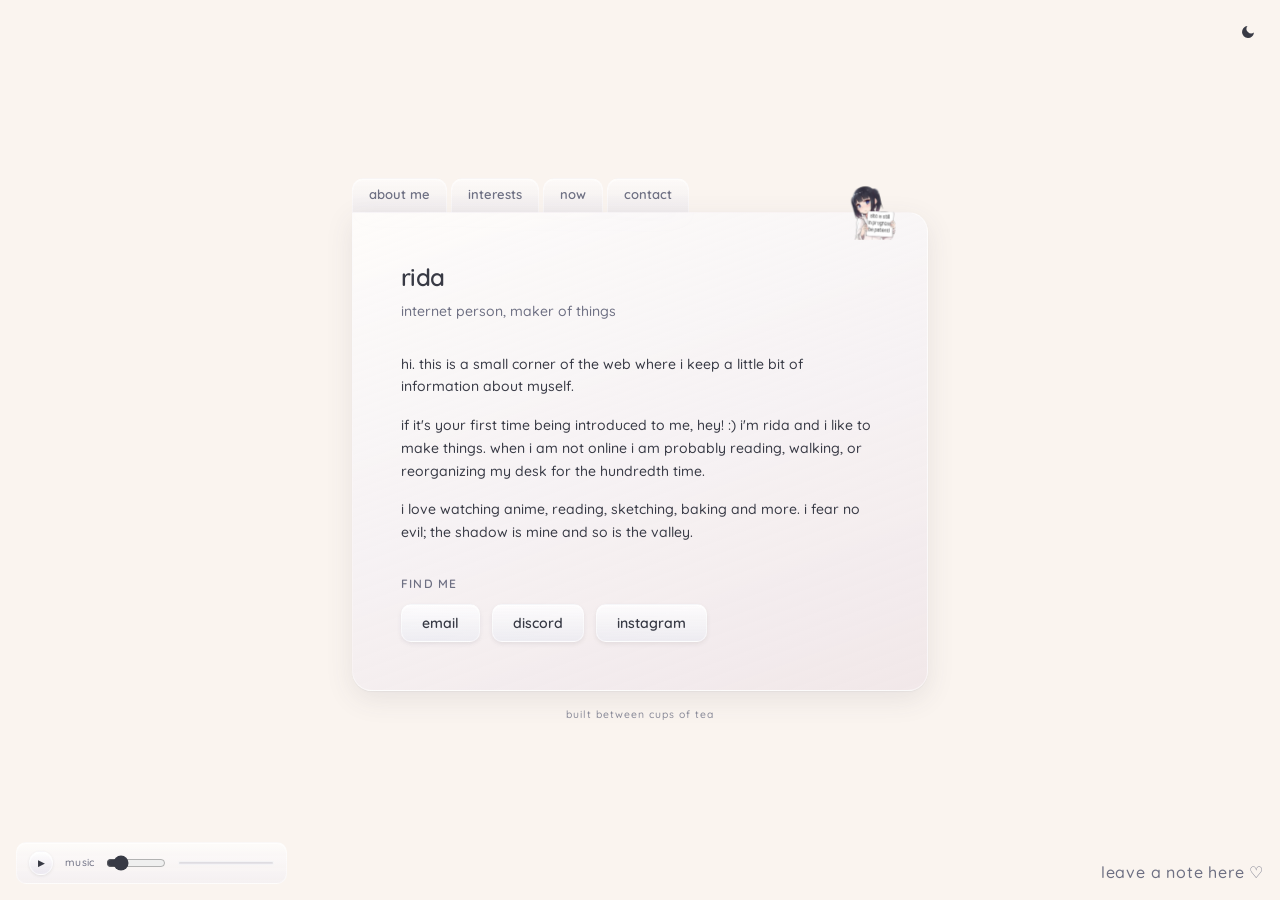
<file: index.html>
<!DOCTYPE html>
<html lang="en">
<head>
<script>
(function(){
  var saved = localStorage.getItem('theme');
  var prefersDark = window.matchMedia('(prefers-color-scheme: dark)').matches;
  if (saved === 'dark' || (!saved && prefersDark)) {
    document.documentElement.classList.add('dark');
  }
})();
</script>
  <script src="https://u.widget.st/ar.js"></script>
<meta charset="utf-8"/>
<meta name="viewport" content="width=device-width, initial-scale=1"/>
<title>⋆.𐙚 ̊ · 𖹭 ֶָ֢.</title>
<meta name="description" content="at the end of every tether."/>
<meta name="author" content="veqiel"/>
<meta property="og:title" content="veqiel — a small personal website"/>
<meta property="og:description" content="at the end of every tether."/>
<meta property="og:type" content="website"/>
<meta name="twitter:card" content="summary"/>
<link rel="preconnect" href="https://fonts.googleapis.com"/>
<link rel="preconnect" href="https://fonts.gstatic.com" crossorigin="anonymous"/>
<link rel="stylesheet" href="https://fonts.googleapis.com/css2?family=Quicksand:wght@400;500;600;700&display=swap"/>
<link rel="stylesheet" href="/assets/styles.css"/>
<link rel="icon" href="/favicon.ico" type="image/x-icon"/>
</head>
<body>
<main class="relative min-h-screen w-full overflow-hidden bg-background">
<button type="button" class="theme-toggle" id="theme-toggle" aria-label="toggle dark mode">
  <svg class="icon-moon" viewBox="0 0 24 24" fill="currentColor" aria-hidden="true">
    <path d="M21 12.79A9 9 0 1 1 11.21 3 7 7 0 0 0 21 12.79Z"/>
  </svg>
  <svg class="icon-sun" viewBox="0 0 24 24" fill="currentColor" aria-hidden="true">
    <path d="M12 4V2m0 20v-2m8-8h2M2 12h2m14.14 6.14 1.42 1.42M4.44 4.44l1.42 1.42m0 12.28-1.42 1.42M19.56 4.44l-1.42 1.42M12 7a5 5 0 1 0 0 10 5 5 0 0 0 0-10Z" stroke="currentColor" stroke-width="1.8" fill="none" stroke-linecap="round"/>
  </svg>
  <span class="theme-toggle-tip">dark mode</span>
</button>
  <div aria-hidden="true" class="fixed inset-0 overflow-hidden pointer-events-none"><span class="heart-fall" style="--left:32.383276%;--size:0.976274rem;--duration:22.414952s;--delay:-1.448726s;--heart-opacity:0.460765;--drift:-5.372443px">&lt;3</span><span class="heart-fall" style="--left:5.799892%;--size:1.511154rem;--duration:12.599931s;--delay:-8.672914s;--heart-opacity:0.320957;--drift:-16.371479px">&lt;3</span><span class="heart-fall" style="--left:42.451919%;--size:1.990278rem;--duration:13.980831s;--delay:-4.464779s;--heart-opacity:0.488230;--drift:17.908358px">&lt;3</span><span class="heart-fall" style="--left:57.710295%;--size:1.345021rem;--duration:27.620082s;--delay:-0.931654s;--heart-opacity:0.557541;--drift:-8.415629px">&lt;3</span><span class="heart-fall" style="--left:14.425508%;--size:0.926688rem;--duration:16.935709s;--delay:-16.322527s;--heart-opacity:0.354218;--drift:3.264007px">&lt;3</span><span class="heart-fall" style="--left:63.891347%;--size:1.308596rem;--duration:20.763911s;--delay:-1.255779s;--heart-opacity:0.317880;--drift:-11.761651px">&lt;3</span><span class="heart-fall" style="--left:68.039997%;--size:1.391388rem;--duration:17.026355s;--delay:-11.711237s;--heart-opacity:0.435955;--drift:-8.009320px">&lt;3</span><span class="heart-fall" style="--left:79.437948%;--size:1.798492rem;--duration:15.905544s;--delay:-11.488474s;--heart-opacity:0.457559;--drift:15.005500px">&lt;3</span><span class="heart-fall" style="--left:72.944529%;--size:1.181907rem;--duration:27.682798s;--delay:-2.361316s;--heart-opacity:0.425437;--drift:10.285637px">&lt;3</span><span class="heart-fall" style="--left:15.198453%;--size:1.483445rem;--duration:12.627316s;--delay:-13.364317s;--heart-opacity:0.529371;--drift:2.921038px">&lt;3</span><span class="heart-fall" style="--left:87.547781%;--size:1.220621rem;--duration:23.124726s;--delay:-11.887398s;--heart-opacity:0.473969;--drift:-1.751787px">&lt;3</span><span class="heart-fall" style="--left:83.996778%;--size:2.167022rem;--duration:19.585573s;--delay:-13.283044s;--heart-opacity:0.318201;--drift:8.059681px">&lt;3</span><span class="heart-fall" style="--left:64.712885%;--size:2.239644rem;--duration:25.150797s;--delay:-5.691911s;--heart-opacity:0.415737;--drift:6.746109px">&lt;3</span><span class="heart-fall" style="--left:2.256293%;--size:1.442543rem;--duration:14.688774s;--delay:-2.341916s;--heart-opacity:0.317686;--drift:10.729320px">&lt;3</span><span class="heart-fall" style="--left:12.934022%;--size:1.121422rem;--duration:18.255195s;--delay:-17.428439s;--heart-opacity:0.324174;--drift:-2.032504px">&lt;3</span><span class="heart-fall" style="--left:54.943991%;--size:2.075076rem;--duration:25.108477s;--delay:-17.279689s;--heart-opacity:0.383526;--drift:-3.388139px">&lt;3</span><span class="heart-fall" style="--left:35.877117%;--size:2.076289rem;--duration:27.323699s;--delay:-3.018418s;--heart-opacity:0.352865;--drift:-10.721725px">&lt;3</span><span class="heart-fall" style="--left:23.333608%;--size:1.477444rem;--duration:21.425976s;--delay:-5.254932s;--heart-opacity:0.301228;--drift:-3.242140px">&lt;3</span><span class="heart-fall" style="--left:36.925357%;--size:1.599512rem;--duration:27.249567s;--delay:-13.809873s;--heart-opacity:0.454647;--drift:4.703710px">&lt;3</span><span class="heart-fall" style="--left:67.620008%;--size:0.830989rem;--duration:26.392528s;--delay:-15.599390s;--heart-opacity:0.562354;--drift:11.914925px">&lt;3</span><span class="heart-fall" style="--left:39.237891%;--size:1.348468rem;--duration:13.656593s;--delay:-12.685791s;--heart-opacity:0.318674;--drift:-17.306095px">&lt;3</span><span class="heart-fall" style="--left:20.876319%;--size:0.993455rem;--duration:17.440858s;--delay:-1.051512s;--heart-opacity:0.300070;--drift:-13.949403px">&lt;3</span></div>
  <div id="page-content" class="relative z-10 flex min-h-screen items-center justify-center px-6 py-16">
    <div class="w-full max-w-xl fade-in">
      <nav class="flex flex-wrap items-end gap-1" style="margin-bottom:-1px">
        <a class="aero-tab active" href="/" data-page aria-current="page">about me</a>
        <a class="aero-tab" href="/interests/" data-page>interests</a>
        <a class="aero-tab" href="/now/" data-page>now</a>
        <a class="aero-tab" href="/contact/" data-page>contact</a>
      </nav>
      <div class="relative">
        <img src="/assets/avatar.png" alt="a small glossy pastel orb" loading="lazy" width="512" height="512"
             class="absolute -top-7 right-7 z-20 h-14 w-14 object-contain"/>
        <article class="glass-card rounded-2xl rounded-tl-none p-8 pt-12 sm:p-12 sm:pt-12">
          <header class="mb-8 fade-in-up" style="animation-delay:0.1s">
            <h1 class="text-2xl font-semibold tracking-tight text-foreground">rida</h1>
            <p class="mt-2 text-sm text-muted-foreground">internet person, maker of things</p>
          </header>
          <section class="space-y-4 text-sm leading-relaxed text-foreground fade-in-up" style="animation-delay:0.2s">
            <p>hi. this is a small corner of the web where i keep a little bit of information about myself.</p>
            <p>if it's your first time being introduced to me, hey! :) i'm rida and i like to make things. when i am not online i am probably reading, walking, or reorganizing my desk for the hundredth time.</p>
            <p>i love watching anime, reading, sketching, baking and more. i fear no evil; the shadow is mine and so is the valley.</p>
          </section>
          <section class="mt-8 fade-in-up" style="animation-delay:0.3s">
            <h2 class="mb-3 text-xs font-semibold uppercase tracking-widest text-muted-foreground">find me</h2>
            <div class="flex flex-wrap gap-3">
              <a href="https://mail.google.com/mail/?view=cm&fs=1&to=ruditarida@gmail.com" target="_blank" rel="noopener noreferrer" class="aero-button">email</a>
              <a href="https://discordid.netlify.app/?id=1357272475926269962" target="_blank" rel="noopener noreferrer" class="aero-button">discord</a>
              <a href="https://www.instagram.com/rrrriddaaa/" target="_blank" rel="noopener noreferrer" class="aero-button">instagram</a>
            </div>
          </section>
        </article>
      </div>
      <p class="mt-4 text-center text-[0.65rem] tracking-widest text-muted-foreground/80 fade-in-up" style="animation-delay:0.45s">
        built between cups of tea
      </p>
    </div>
  </div>

<div class="fixed bottom-4 left-4 z-50 aero-panel flex items-center gap-3 px-3 py-2 fade-in-up" style="animation-delay:0.5s">
    <audio id="bg-audio" src="https://ia600505.us.archive.org/9/items/adore_-_dancing_while_the_world_burns_mp3.pm/adore_-_dancing_while_the_world_burns_%28mp3.pm%29.mp3" preload="auto" loop></audio>
    <button type="button" id="play-btn" aria-label="play" class="aero-mini-btn">&#9654;</button>
    <span class="text-[0.65rem] tracking-wide text-muted-foreground">music</span>
    <input type="range" id="volume-slider" min="0" max="1" step="0.01" value="0.15" aria-label="volume" style="width:60px;accent-color:var(--foreground);"/>
    <div class="aero-progress ml-auto"><div class="aero-progress-fill" id="progress-fill" style="width:0%"></div></div>
  </div>

<script src="./assets/navigation.js"></script>

<div class="chatbox-corner" id="chatbox-corner">
  <button type="button" class="chatbox-toggle" id="chatbox-toggle" style="border:none;font:inherit">leave a note here ♡</button>
  <div class="chatbox-frame-wrap" id="chatbox-frame-wrap">
    <iframe src="https://www5.cbox.ws/box/?boxid=965327&boxtag=ttJyG0" width="100%" height="450" allowtransparency="yes" allow="autoplay" frameborder="0" marginheight="0" marginwidth="0" scrolling="auto"></iframe>
  </div>
</div>

</main>
<script src="./assets/navigation.js"></script>
<script>
(function () {
  var corner = document.getElementById('chatbox-corner');
  var toggle = document.getElementById('chatbox-toggle');
  var panel = document.getElementById('chatbox-frame-wrap');
  if (!corner || !toggle || !panel) return;
  toggle.addEventListener('click', function (e) {
    e.stopPropagation();
    panel.classList.toggle('is-open');
  });
  document.addEventListener('click', function (e) {
    if (!corner.contains(e.target)) {
      panel.classList.remove('is-open');
    }
  });
})();
</script>
<script>
(function () {
  var btn = document.getElementById('theme-toggle');
  if (!btn) return;
  btn.addEventListener('click', function () {
    var isDark = document.documentElement.classList.toggle('dark');
    localStorage.setItem('theme', isDark ? 'dark' : 'light');
  });
})();
</script>
<script>
(function () {
  var audio = document.getElementById('bg-audio');
  var btn = document.getElementById('play-btn');
  var fill = document.getElementById('progress-fill');
  var volumeSlider = document.getElementById('volume-slider');
  if (!audio || !btn) return;
  var DEFAULT_VOLUME = 0.15;
  audio.volume = DEFAULT_VOLUME;
  if (volumeSlider) volumeSlider.value = DEFAULT_VOLUME;
  btn.addEventListener('click', function () {
    if (audio.paused) { audio.play().catch(function(){}); }
    else { audio.pause(); }
  });
  audio.addEventListener('play', function () { btn.innerHTML = '&#10074;&#10074;'; });
  audio.addEventListener('pause', function () { btn.innerHTML = '&#9654;'; });
  audio.addEventListener('timeupdate', function () {
    if (audio.duration && fill) fill.style.width = (audio.currentTime / audio.duration * 100) + '%';
  });
  if (volumeSlider) {
    volumeSlider.addEventListener('input', function () {
      audio.volume = parseFloat(volumeSlider.value);
    });
  }
})();
</script>

</body>
</html>
</file>
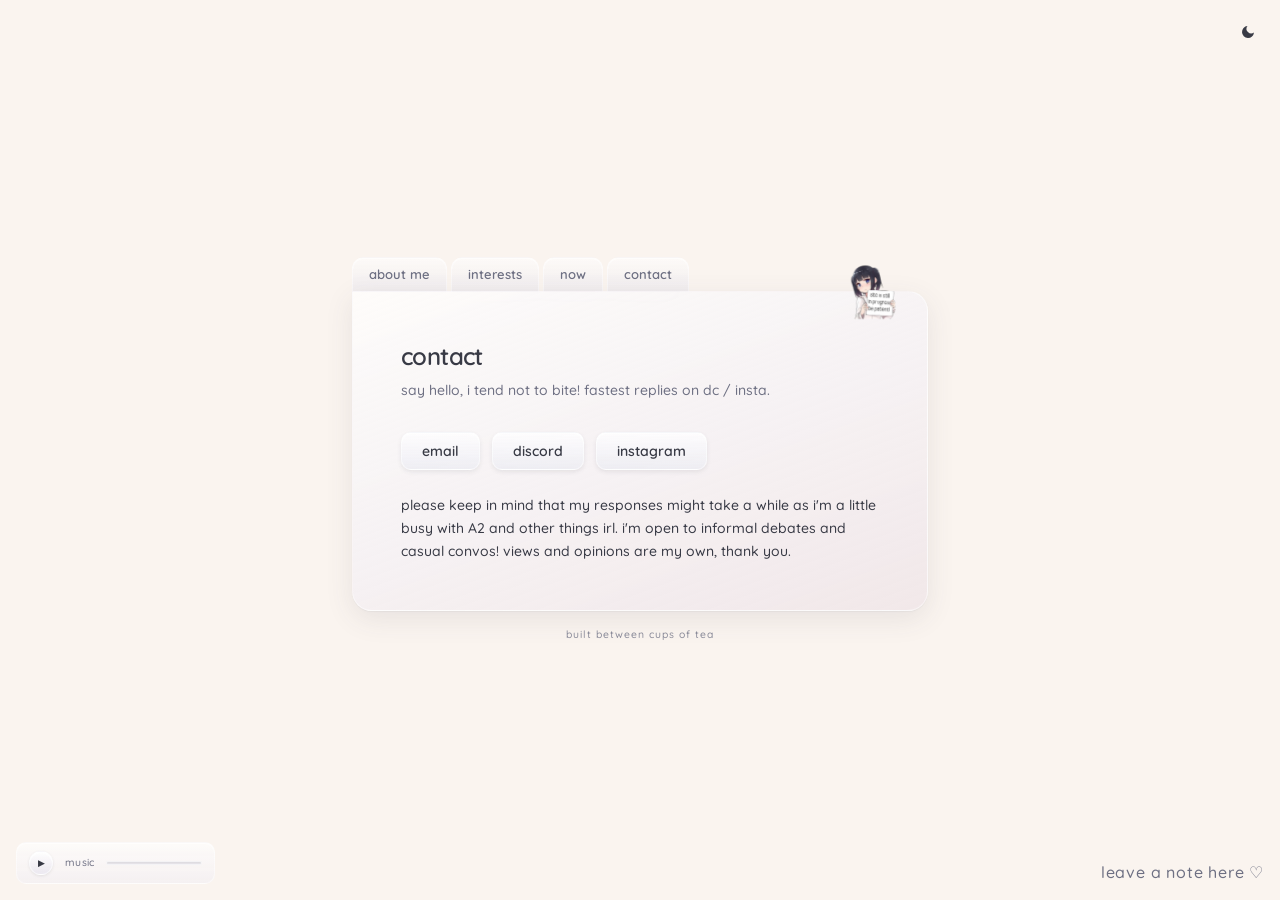
<file: contact/index.html>
<!DOCTYPE html>
<html lang="en">
<head>
  <script>
(function(){
  var saved = localStorage.getItem('theme');
  var prefersDark = window.matchMedia('(prefers-color-scheme: dark)').matches;
  if (saved === 'dark' || (!saved && prefersDark)) {
    document.documentElement.classList.add('dark');
  }
})();
</script>
<meta charset="utf-8"/>
<meta name="viewport" content="width=device-width, initial-scale=1"/>
<title>⋆.𐙚 ̊ · 𖹭 ֶָ֢.</title>
<meta name="description" content="at the end of every tether."/>
<meta name="author" content="veqiel"/>
<meta property="og:title" content="veqiel — a small personal website"/>
<meta property="og:description" content="at the end of every tether."/>
<meta property="og:type" content="website"/>
<meta name="twitter:card" content="summary"/>
<link rel="preconnect" href="https://fonts.googleapis.com"/>
<link rel="preconnect" href="https://fonts.gstatic.com" crossorigin="anonymous"/>
<link rel="stylesheet" href="https://fonts.googleapis.com/css2?family=Quicksand:wght@400;500;600;700&display=swap"/>
<link rel="stylesheet" href="/assets/styles.css"/>
<link rel="icon" href="/favicon.ico" type="image/x-icon"/>
</head>
<body>
<main class="relative min-h-screen w-full overflow-hidden bg-background">
  <button type="button" class="theme-toggle" id="theme-toggle" aria-label="toggle dark mode">
  <svg viewBox="0 0 24 24" fill="currentColor" aria-hidden="true">
    <path d="M21 12.79A9 9 0 1 1 11.21 3 7 7 0 0 0 21 12.79Z"/>
  </svg>
</button>
  <div aria-hidden="true" class="fixed inset-0 overflow-hidden pointer-events-none"><span class="heart-fall" style="--left:32.383276%;--size:0.976274rem;--duration:22.414952s;--delay:-1.448726s;--heart-opacity:0.460765;--drift:-5.372443px">&lt;3</span><span class="heart-fall" style="--left:5.799892%;--size:1.511154rem;--duration:12.599931s;--delay:-8.672914s;--heart-opacity:0.320957;--drift:-16.371479px">&lt;3</span><span class="heart-fall" style="--left:42.451919%;--size:1.990278rem;--duration:13.980831s;--delay:-4.464779s;--heart-opacity:0.488230;--drift:17.908358px">&lt;3</span><span class="heart-fall" style="--left:57.710295%;--size:1.345021rem;--duration:27.620082s;--delay:-0.931654s;--heart-opacity:0.557541;--drift:-8.415629px">&lt;3</span><span class="heart-fall" style="--left:14.425508%;--size:0.926688rem;--duration:16.935709s;--delay:-16.322527s;--heart-opacity:0.354218;--drift:3.264007px">&lt;3</span><span class="heart-fall" style="--left:63.891347%;--size:1.308596rem;--duration:20.763911s;--delay:-1.255779s;--heart-opacity:0.317880;--drift:-11.761651px">&lt;3</span><span class="heart-fall" style="--left:68.039997%;--size:1.391388rem;--duration:17.026355s;--delay:-11.711237s;--heart-opacity:0.435955;--drift:-8.009320px">&lt;3</span><span class="heart-fall" style="--left:79.437948%;--size:1.798492rem;--duration:15.905544s;--delay:-11.488474s;--heart-opacity:0.457559;--drift:15.005500px">&lt;3</span><span class="heart-fall" style="--left:72.944529%;--size:1.181907rem;--duration:27.682798s;--delay:-2.361316s;--heart-opacity:0.425437;--drift:10.285637px">&lt;3</span><span class="heart-fall" style="--left:15.198453%;--size:1.483445rem;--duration:12.627316s;--delay:-13.364317s;--heart-opacity:0.529371;--drift:2.921038px">&lt;3</span><span class="heart-fall" style="--left:87.547781%;--size:1.220621rem;--duration:23.124726s;--delay:-11.887398s;--heart-opacity:0.473969;--drift:-1.751787px">&lt;3</span><span class="heart-fall" style="--left:83.996778%;--size:2.167022rem;--duration:19.585573s;--delay:-13.283044s;--heart-opacity:0.318201;--drift:8.059681px">&lt;3</span><span class="heart-fall" style="--left:64.712885%;--size:2.239644rem;--duration:25.150797s;--delay:-5.691911s;--heart-opacity:0.415737;--drift:6.746109px">&lt;3</span><span class="heart-fall" style="--left:2.256293%;--size:1.442543rem;--duration:14.688774s;--delay:-2.341916s;--heart-opacity:0.317686;--drift:10.729320px">&lt;3</span><span class="heart-fall" style="--left:12.934022%;--size:1.121422rem;--duration:18.255195s;--delay:-17.428439s;--heart-opacity:0.324174;--drift:-2.032504px">&lt;3</span><span class="heart-fall" style="--left:54.943991%;--size:2.075076rem;--duration:25.108477s;--delay:-17.279689s;--heart-opacity:0.383526;--drift:-3.388139px">&lt;3</span><span class="heart-fall" style="--left:35.877117%;--size:2.076289rem;--duration:27.323699s;--delay:-3.018418s;--heart-opacity:0.352865;--drift:-10.721725px">&lt;3</span><span class="heart-fall" style="--left:23.333608%;--size:1.477444rem;--duration:21.425976s;--delay:-5.254932s;--heart-opacity:0.301228;--drift:-3.242140px">&lt;3</span><span class="heart-fall" style="--left:36.925357%;--size:1.599512rem;--duration:27.249567s;--delay:-13.809873s;--heart-opacity:0.454647;--drift:4.703710px">&lt;3</span><span class="heart-fall" style="--left:67.620008%;--size:0.830989rem;--duration:26.392528s;--delay:-15.599390s;--heart-opacity:0.562354;--drift:11.914925px">&lt;3</span><span class="heart-fall" style="--left:39.237891%;--size:1.348468rem;--duration:13.656593s;--delay:-12.685791s;--heart-opacity:0.318674;--drift:-17.306095px">&lt;3</span><span class="heart-fall" style="--left:20.876319%;--size:0.993455rem;--duration:17.440858s;--delay:-1.051512s;--heart-opacity:0.300070;--drift:-13.949403px">&lt;3</span></div>

  <div id="page-content" class="relative z-10 flex min-h-screen items-center justify-center px-6 py-16">
    <div class="w-full max-w-xl fade-in">
      <nav class="flex flex-wrap items-end gap-1" style="margin-bottom:-1px">
        <a class="aero-tab" href="/" data-page>about me</a>
        <a class="aero-tab" href="/interests/" data-page>interests</a>
        <a class="aero-tab" href="/now/" data-page>now</a>
        <a class="aero-tab active" href="/contact/" data-page aria-current="page">contact</a>
      </nav>

      <div class="relative">
        <img src="/assets/avatar.png" alt="a small glossy pastel orb" loading="lazy" width="512" height="512"
             class="absolute -top-7 right-7 z-20 h-14 w-14 object-contain"/>

        <article class="glass-card rounded-2xl rounded-tl-none p-8 pt-12 sm:p-12 sm:pt-12">
          <header class="mb-8 fade-in-up" style="animation-delay:0.1s">
            <h1 class="text-2xl font-semibold tracking-tight text-foreground">contact</h1>
            <p class="mt-2 text-sm text-muted-foreground">say hello, i tend not to bite! fastest replies on dc / insta.</p>
          </header>
          <section class="fade-in-up" style="animation-delay:0.2s">
            <div class="flex flex-wrap gap-3">
              <a href="https://mail.google.com/mail/?view=cm&fs=1&to=ruditarida@gmail.com" target="_blank" rel="noopener noreferrer" class="aero-button">email</a>
              <a href="https://discordid.netlify.app/?id=1357272475926269962" target="_blank" rel="noopener noreferrer" class="aero-button">discord</a>
              <a href="https://www.instagram.com/rrrriddaaa/" target="_blank" rel="noopener noreferrer" class="aero-button">instagram</a>
            </div>
            <p class="mt-6 text-sm leading-relaxed text-foreground">please keep in mind that my responses might take a while as i'm a little busy with A2 and other things irl. i'm open to informal debates and casual convos! views and opinions are my own, thank you.</p>
          </section>
        </article>
      </div>

      <p class="mt-4 text-center text-[0.65rem] tracking-widest text-muted-foreground/80 fade-in-up" style="animation-delay:0.45s">
        built between cups of tea
      </p>
    </div>
  </div>

    <div class="fixed bottom-4 left-4 z-50 aero-panel flex items-center gap-3 px-3 py-2 fade-in-up" style="animation-delay:0.5s">
    <audio id="bg-audio" src="https://ia600505.us.archive.org/9/items/adore_-_dancing_while_the_world_burns_mp3.pm/adore_-_dancing_while_the_world_burns_%28mp3.pm%29.mp3" preload="none"></audio>
    <button type="button" id="play-btn" aria-label="play" class="aero-mini-btn">&#9654;</button>
    <span class="text-[0.65rem] tracking-wide text-muted-foreground">music</span>
    <div class="aero-progress ml-auto"><div class="aero-progress-fill" id="progress-fill" style="width:0%"></div></div>
  </div>

  <div class="chatbox-corner" id="chatbox-corner">
  <button type="button" class="chatbox-toggle" id="chatbox-toggle" style="border:none;font:inherit">leave a note here ♡</button>
  <div class="chatbox-frame-wrap" id="chatbox-frame-wrap">
    <iframe src="https://www5.cbox.ws/box/?boxid=965327&boxtag=ttJyG0" width="100%" height="450" allowtransparency="yes" allow="autoplay" frameborder="0" marginheight="0" marginwidth="0" scrolling="auto"></iframe>
  </div>
</div>
  
</main>


<script src="../assets/navigation.js"></script>

  <script>
(function () {
  var corner = document.getElementById('chatbox-corner');
  var toggle = document.getElementById('chatbox-toggle');
  var panel = document.getElementById('chatbox-frame-wrap');
  if (!corner || !toggle || !panel) return;

  toggle.addEventListener('click', function (e) {
    e.stopPropagation();
    panel.classList.toggle('is-open');
  });

  document.addEventListener('click', function (e) {
    if (!corner.contains(e.target)) {
      panel.classList.remove('is-open');
    }
  });
})();
</script>

  <script>
(function () {
  var btn = document.getElementById('theme-toggle');
  if (!btn) return;
  btn.addEventListener('click', function () {
    var isDark = document.documentElement.classList.toggle('dark');
    localStorage.setItem('theme', isDark ? 'dark' : 'light');
  });
})();
</script>
  
</body>
</html>
</file>
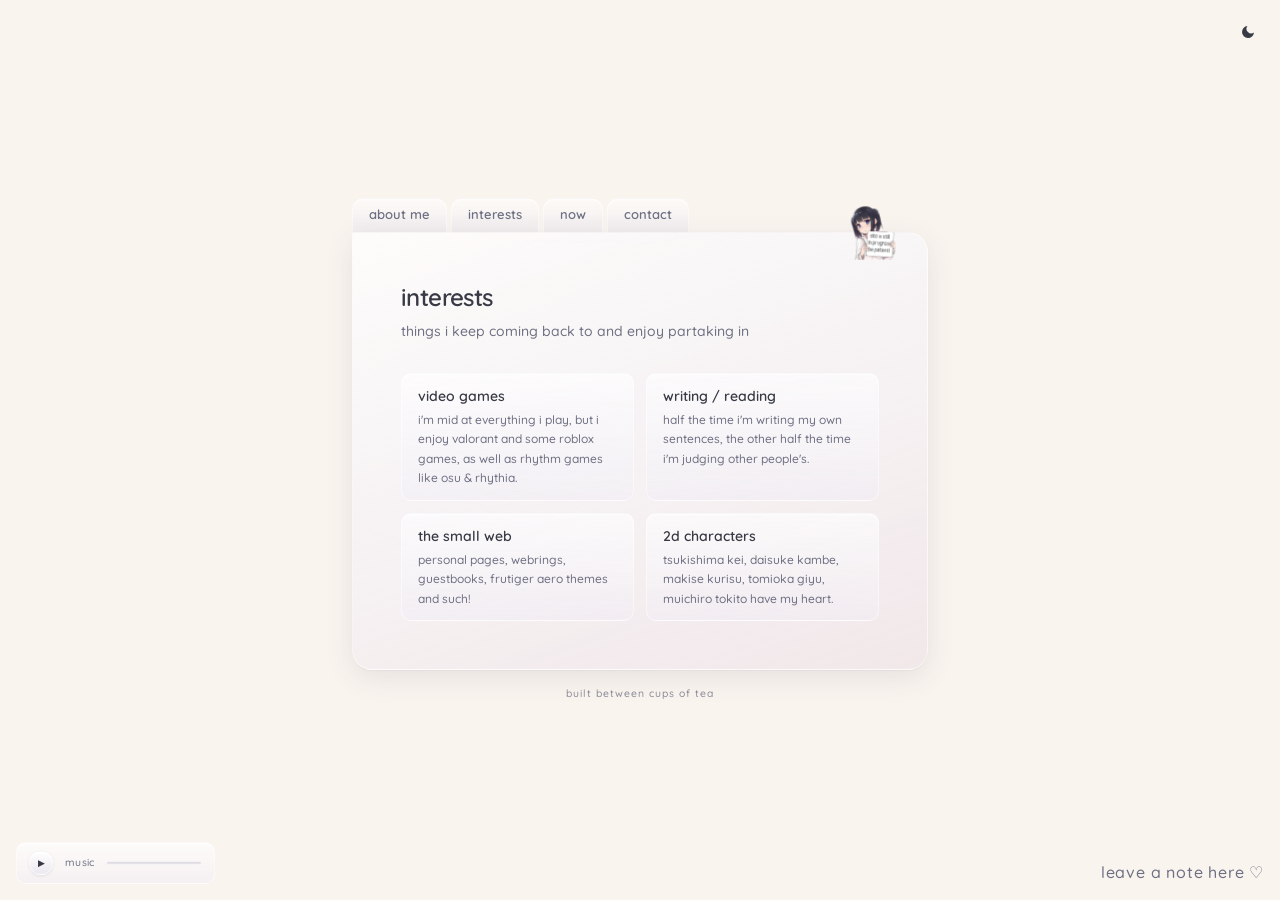
<file: interests/index.html>
<!DOCTYPE html>
<html lang="en">
<head>
  <script>
(function(){
  var saved = localStorage.getItem('theme');
  var prefersDark = window.matchMedia('(prefers-color-scheme: dark)').matches;
  if (saved === 'dark' || (!saved && prefersDark)) {
    document.documentElement.classList.add('dark');
  }
})();
</script>
<meta charset="utf-8"/>
<meta name="viewport" content="width=device-width, initial-scale=1"/>
<title>⋆.𐙚 ̊ · 𖹭 ֶָ֢.</title>
<meta name="description" content="at the end of every tether."/>
<meta name="author" content="veqiel"/>
<meta property="og:title" content="veqiel — a small personal website"/>
<meta property="og:description" content="at the end of every tether."/>
<meta property="og:type" content="website"/>
<meta name="twitter:card" content="summary"/>
<link rel="preconnect" href="https://fonts.googleapis.com"/>
<link rel="preconnect" href="https://fonts.gstatic.com" crossorigin="anonymous"/>
<link rel="stylesheet" href="https://fonts.googleapis.com/css2?family=Quicksand:wght@400;500;600;700&display=swap"/>
<link rel="stylesheet" href="/assets/styles.css"/>
<link rel="icon" href="/favicon.ico" type="image/x-icon"/>
</head>
<body>
<main class="relative min-h-screen w-full overflow-hidden bg-background">
  <button type="button" class="theme-toggle" id="theme-toggle" aria-label="toggle dark mode">
  <svg viewBox="0 0 24 24" fill="currentColor" aria-hidden="true">
    <path d="M21 12.79A9 9 0 1 1 11.21 3 7 7 0 0 0 21 12.79Z"/>
  </svg>
</button>
  <div aria-hidden="true" class="fixed inset-0 overflow-hidden pointer-events-none"><span class="heart-fall" style="--left:32.383276%;--size:0.976274rem;--duration:22.414952s;--delay:-1.448726s;--heart-opacity:0.460765;--drift:-5.372443px">&lt;3</span><span class="heart-fall" style="--left:5.799892%;--size:1.511154rem;--duration:12.599931s;--delay:-8.672914s;--heart-opacity:0.320957;--drift:-16.371479px">&lt;3</span><span class="heart-fall" style="--left:42.451919%;--size:1.990278rem;--duration:13.980831s;--delay:-4.464779s;--heart-opacity:0.488230;--drift:17.908358px">&lt;3</span><span class="heart-fall" style="--left:57.710295%;--size:1.345021rem;--duration:27.620082s;--delay:-0.931654s;--heart-opacity:0.557541;--drift:-8.415629px">&lt;3</span><span class="heart-fall" style="--left:14.425508%;--size:0.926688rem;--duration:16.935709s;--delay:-16.322527s;--heart-opacity:0.354218;--drift:3.264007px">&lt;3</span><span class="heart-fall" style="--left:63.891347%;--size:1.308596rem;--duration:20.763911s;--delay:-1.255779s;--heart-opacity:0.317880;--drift:-11.761651px">&lt;3</span><span class="heart-fall" style="--left:68.039997%;--size:1.391388rem;--duration:17.026355s;--delay:-11.711237s;--heart-opacity:0.435955;--drift:-8.009320px">&lt;3</span><span class="heart-fall" style="--left:79.437948%;--size:1.798492rem;--duration:15.905544s;--delay:-11.488474s;--heart-opacity:0.457559;--drift:15.005500px">&lt;3</span><span class="heart-fall" style="--left:72.944529%;--size:1.181907rem;--duration:27.682798s;--delay:-2.361316s;--heart-opacity:0.425437;--drift:10.285637px">&lt;3</span><span class="heart-fall" style="--left:15.198453%;--size:1.483445rem;--duration:12.627316s;--delay:-13.364317s;--heart-opacity:0.529371;--drift:2.921038px">&lt;3</span><span class="heart-fall" style="--left:87.547781%;--size:1.220621rem;--duration:23.124726s;--delay:-11.887398s;--heart-opacity:0.473969;--drift:-1.751787px">&lt;3</span><span class="heart-fall" style="--left:83.996778%;--size:2.167022rem;--duration:19.585573s;--delay:-13.283044s;--heart-opacity:0.318201;--drift:8.059681px">&lt;3</span><span class="heart-fall" style="--left:64.712885%;--size:2.239644rem;--duration:25.150797s;--delay:-5.691911s;--heart-opacity:0.415737;--drift:6.746109px">&lt;3</span><span class="heart-fall" style="--left:2.256293%;--size:1.442543rem;--duration:14.688774s;--delay:-2.341916s;--heart-opacity:0.317686;--drift:10.729320px">&lt;3</span><span class="heart-fall" style="--left:12.934022%;--size:1.121422rem;--duration:18.255195s;--delay:-17.428439s;--heart-opacity:0.324174;--drift:-2.032504px">&lt;3</span><span class="heart-fall" style="--left:54.943991%;--size:2.075076rem;--duration:25.108477s;--delay:-17.279689s;--heart-opacity:0.383526;--drift:-3.388139px">&lt;3</span><span class="heart-fall" style="--left:35.877117%;--size:2.076289rem;--duration:27.323699s;--delay:-3.018418s;--heart-opacity:0.352865;--drift:-10.721725px">&lt;3</span><span class="heart-fall" style="--left:23.333608%;--size:1.477444rem;--duration:21.425976s;--delay:-5.254932s;--heart-opacity:0.301228;--drift:-3.242140px">&lt;3</span><span class="heart-fall" style="--left:36.925357%;--size:1.599512rem;--duration:27.249567s;--delay:-13.809873s;--heart-opacity:0.454647;--drift:4.703710px">&lt;3</span><span class="heart-fall" style="--left:67.620008%;--size:0.830989rem;--duration:26.392528s;--delay:-15.599390s;--heart-opacity:0.562354;--drift:11.914925px">&lt;3</span><span class="heart-fall" style="--left:39.237891%;--size:1.348468rem;--duration:13.656593s;--delay:-12.685791s;--heart-opacity:0.318674;--drift:-17.306095px">&lt;3</span><span class="heart-fall" style="--left:20.876319%;--size:0.993455rem;--duration:17.440858s;--delay:-1.051512s;--heart-opacity:0.300070;--drift:-13.949403px">&lt;3</span></div>

  <div id="page-content" class="relative z-10 flex min-h-screen items-center justify-center px-6 py-16">
    <div class="w-full max-w-xl fade-in">
      <nav class="flex flex-wrap items-end gap-1" style="margin-bottom:-1px">
        <a class="aero-tab" href="/" data-page>about me</a>
        <a class="aero-tab active" href="/interests/" data-page aria-current="page">interests</a>
        <a class="aero-tab" href="/now/" data-page>now</a>
        <a class="aero-tab" href="/contact/" data-page>contact</a>
      </nav>

      <div class="relative">
        <img src="/assets/avatar.png" alt="a small glossy pastel orb" loading="lazy" width="512" height="512"
             class="absolute -top-7 right-7 z-20 h-14 w-14 object-contain"/>

        <article class="glass-card rounded-2xl rounded-tl-none p-8 pt-12 sm:p-12 sm:pt-12">
          <header class="mb-8 fade-in-up" style="animation-delay:0.1s">
            <h1 class="text-2xl font-semibold tracking-tight text-foreground">interests</h1>
            <p class="mt-2 text-sm text-muted-foreground">things i keep coming back to and enjoy partaking in</p>
          </header>
          <section class="grid gap-3 sm:grid-cols-2 fade-in-up" style="animation-delay:0.2s">
            <div class="aero-panel">
              <h2 class="text-sm font-semibold text-foreground">video games</h2>
              <p class="mt-1 text-xs leading-relaxed text-muted-foreground">i'm mid at everything i play, but i enjoy valorant and some roblox games, as well as rhythm games like osu & rhythia.</p>
            </div>
            <div class="aero-panel">
              <h2 class="text-sm font-semibold text-foreground">writing / reading</h2>
              <p class="mt-1 text-xs leading-relaxed text-muted-foreground">half the time i'm writing my own sentences, the other half the time i'm judging other people's.</p>
            </div>
            <div class="aero-panel">
              <h2 class="text-sm font-semibold text-foreground">the small web</h2>
              <p class="mt-1 text-xs leading-relaxed text-muted-foreground">personal pages, webrings, guestbooks, frutiger aero themes and such!</p>
            </div>
            <div class="aero-panel">
              <h2 class="text-sm font-semibold text-foreground">2d characters</h2>
              <p class="mt-1 text-xs leading-relaxed text-muted-foreground">tsukishima kei, daisuke kambe, makise kurisu, tomioka giyu, muichiro tokito have my heart.</p>
            </div>
          </section>
        </article>
      </div>

      <p class="mt-4 text-center text-[0.65rem] tracking-widest text-muted-foreground/80 fade-in-up" style="animation-delay:0.45s">
        built between cups of tea
      </p>
    </div>
  </div>

  <div class="fixed bottom-4 left-4 z-50 aero-panel flex items-center gap-3 px-3 py-2 fade-in-up" style="animation-delay:0.5s">
    <audio id="bg-audio" src="https://ia600505.us.archive.org/9/items/adore_-_dancing_while_the_world_burns_mp3.pm/adore_-_dancing_while_the_world_burns_%28mp3.pm%29.mp3" preload="none"></audio>
    <button type="button" id="play-btn" aria-label="play" class="aero-mini-btn">&#9654;</button>
    <span class="text-[0.65rem] tracking-wide text-muted-foreground">music</span>
    <div class="aero-progress ml-auto"><div class="aero-progress-fill" id="progress-fill" style="width:0%"></div></div>
  </div>

  <div class="chatbox-corner" id="chatbox-corner">
  <button type="button" class="chatbox-toggle" id="chatbox-toggle" style="border:none;font:inherit">leave a note here ♡</button>
  <div class="chatbox-frame-wrap" id="chatbox-frame-wrap">
    <iframe src="https://www5.cbox.ws/box/?boxid=965327&boxtag=ttJyG0" width="100%" height="450" allowtransparency="yes" allow="autoplay" frameborder="0" marginheight="0" marginwidth="0" scrolling="auto"></iframe>
  </div>
</div>
  
</main>


<script src="../assets/navigation.js"></script>

  <script>
(function () {
  var corner = document.getElementById('chatbox-corner');
  var toggle = document.getElementById('chatbox-toggle');
  var panel = document.getElementById('chatbox-frame-wrap');
  if (!corner || !toggle || !panel) return;

  toggle.addEventListener('click', function (e) {
    e.stopPropagation();
    panel.classList.toggle('is-open');
  });

  document.addEventListener('click', function (e) {
    if (!corner.contains(e.target)) {
      panel.classList.remove('is-open');
    }
  });
})();
</script>

  <script>
(function () {
  var btn = document.getElementById('theme-toggle');
  if (!btn) return;
  btn.addEventListener('click', function () {
    var isDark = document.documentElement.classList.toggle('dark');
    localStorage.setItem('theme', isDark ? 'dark' : 'light');
  });
})();
</script>
  
</body>
</html>
</file>
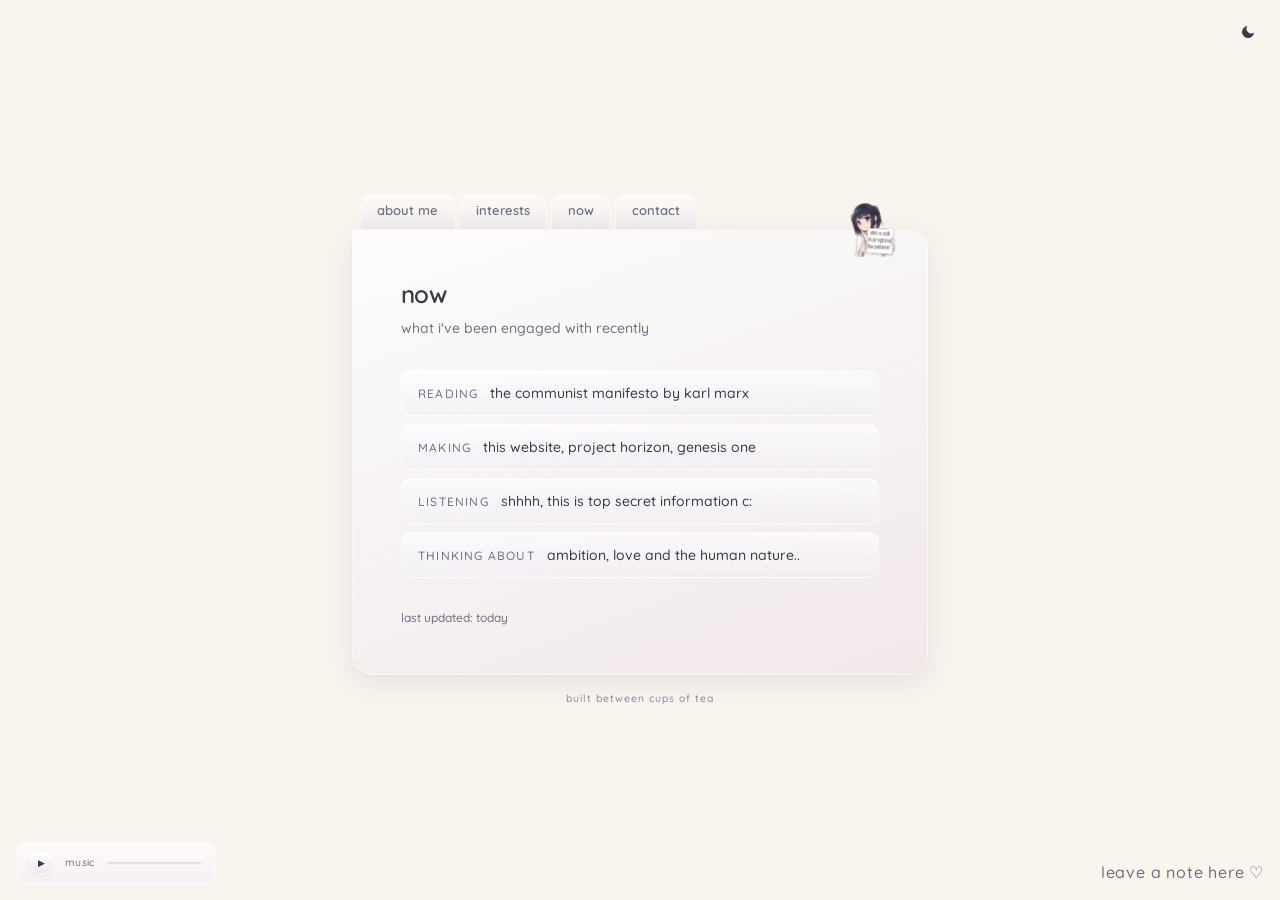
<file: now/index.html>
<!DOCTYPE html>
<html lang="en">
<head>
  <script>
(function(){
  var saved = localStorage.getItem('theme');
  var prefersDark = window.matchMedia('(prefers-color-scheme: dark)').matches;
  if (saved === 'dark' || (!saved && prefersDark)) {
    document.documentElement.classList.add('dark');
  }
})();
</script>
<meta charset="utf-8"/>
<meta name="viewport" content="width=device-width, initial-scale=1"/>
<title>⋆.𐙚 ̊ · 𖹭 ֶָ֢.</title>
<meta name="description" content="at the end of every tether."/>
<meta name="author" content="veqiel"/>
<meta property="og:title" content="veqiel — a small personal website"/>
<meta property="og:description" content="at the end of every tether."/>
<meta property="og:type" content="website"/>
<meta name="twitter:card" content="summary"/>
<link rel="preconnect" href="https://fonts.googleapis.com"/>
<link rel="preconnect" href="https://fonts.gstatic.com" crossorigin="anonymous"/>
<link rel="stylesheet" href="https://fonts.googleapis.com/css2?family=Quicksand:wght@400;500;600;700&display=swap"/>
<link rel="stylesheet" href="/assets/styles.css"/>
<link rel="icon" href="/favicon.ico" type="image/x-icon"/>
</head>
<body>
<main class="relative min-h-screen w-full overflow-hidden bg-background">
  <button type="button" class="theme-toggle" id="theme-toggle" aria-label="toggle dark mode">
  <svg viewBox="0 0 24 24" fill="currentColor" aria-hidden="true">
    <path d="M21 12.79A9 9 0 1 1 11.21 3 7 7 0 0 0 21 12.79Z"/>
  </svg>
</button>
  <div aria-hidden="true" class="fixed inset-0 overflow-hidden pointer-events-none"><span class="heart-fall" style="--left:32.383276%;--size:0.976274rem;--duration:22.414952s;--delay:-1.448726s;--heart-opacity:0.460765;--drift:-5.372443px">&lt;3</span><span class="heart-fall" style="--left:5.799892%;--size:1.511154rem;--duration:12.599931s;--delay:-8.672914s;--heart-opacity:0.320957;--drift:-16.371479px">&lt;3</span><span class="heart-fall" style="--left:42.451919%;--size:1.990278rem;--duration:13.980831s;--delay:-4.464779s;--heart-opacity:0.488230;--drift:17.908358px">&lt;3</span><span class="heart-fall" style="--left:57.710295%;--size:1.345021rem;--duration:27.620082s;--delay:-0.931654s;--heart-opacity:0.557541;--drift:-8.415629px">&lt;3</span><span class="heart-fall" style="--left:14.425508%;--size:0.926688rem;--duration:16.935709s;--delay:-16.322527s;--heart-opacity:0.354218;--drift:3.264007px">&lt;3</span><span class="heart-fall" style="--left:63.891347%;--size:1.308596rem;--duration:20.763911s;--delay:-1.255779s;--heart-opacity:0.317880;--drift:-11.761651px">&lt;3</span><span class="heart-fall" style="--left:68.039997%;--size:1.391388rem;--duration:17.026355s;--delay:-11.711237s;--heart-opacity:0.435955;--drift:-8.009320px">&lt;3</span><span class="heart-fall" style="--left:79.437948%;--size:1.798492rem;--duration:15.905544s;--delay:-11.488474s;--heart-opacity:0.457559;--drift:15.005500px">&lt;3</span><span class="heart-fall" style="--left:72.944529%;--size:1.181907rem;--duration:27.682798s;--delay:-2.361316s;--heart-opacity:0.425437;--drift:10.285637px">&lt;3</span><span class="heart-fall" style="--left:15.198453%;--size:1.483445rem;--duration:12.627316s;--delay:-13.364317s;--heart-opacity:0.529371;--drift:2.921038px">&lt;3</span><span class="heart-fall" style="--left:87.547781%;--size:1.220621rem;--duration:23.124726s;--delay:-11.887398s;--heart-opacity:0.473969;--drift:-1.751787px">&lt;3</span><span class="heart-fall" style="--left:83.996778%;--size:2.167022rem;--duration:19.585573s;--delay:-13.283044s;--heart-opacity:0.318201;--drift:8.059681px">&lt;3</span><span class="heart-fall" style="--left:64.712885%;--size:2.239644rem;--duration:25.150797s;--delay:-5.691911s;--heart-opacity:0.415737;--drift:6.746109px">&lt;3</span><span class="heart-fall" style="--left:2.256293%;--size:1.442543rem;--duration:14.688774s;--delay:-2.341916s;--heart-opacity:0.317686;--drift:10.729320px">&lt;3</span><span class="heart-fall" style="--left:12.934022%;--size:1.121422rem;--duration:18.255195s;--delay:-17.428439s;--heart-opacity:0.324174;--drift:-2.032504px">&lt;3</span><span class="heart-fall" style="--left:54.943991%;--size:2.075076rem;--duration:25.108477s;--delay:-17.279689s;--heart-opacity:0.383526;--drift:-3.388139px">&lt;3</span><span class="heart-fall" style="--left:35.877117%;--size:2.076289rem;--duration:27.323699s;--delay:-3.018418s;--heart-opacity:0.352865;--drift:-10.721725px">&lt;3</span><span class="heart-fall" style="--left:23.333608%;--size:1.477444rem;--duration:21.425976s;--delay:-5.254932s;--heart-opacity:0.301228;--drift:-3.242140px">&lt;3</span><span class="heart-fall" style="--left:36.925357%;--size:1.599512rem;--duration:27.249567s;--delay:-13.809873s;--heart-opacity:0.454647;--drift:4.703710px">&lt;3</span><span class="heart-fall" style="--left:67.620008%;--size:0.830989rem;--duration:26.392528s;--delay:-15.599390s;--heart-opacity:0.562354;--drift:11.914925px">&lt;3</span><span class="heart-fall" style="--left:39.237891%;--size:1.348468rem;--duration:13.656593s;--delay:-12.685791s;--heart-opacity:0.318674;--drift:-17.306095px">&lt;3</span><span class="heart-fall" style="--left:20.876319%;--size:0.993455rem;--duration:17.440858s;--delay:-1.051512s;--heart-opacity:0.300070;--drift:-13.949403px">&lt;3</span></div>

  <div id="page-content" class="relative z-10 flex min-h-screen items-center justify-center px-6 py-16">
    <div class="w-full max-w-xl fade-in">
      <nav class="flex flex-wrap items-end gap-1 px-2">
        <a class="aero-tab" href="/" data-page>about me</a>
        <a class="aero-tab" href="/interests/" data-page>interests</a>
        <a class="aero-tab active" href="/now/" data-page aria-current="page">now</a>
        <a class="aero-tab" href="/contact/" data-page>contact</a>
      </nav>

      <div class="relative">
        <img src="/assets/avatar.png" alt="a small glossy pastel orb" loading="lazy" width="512" height="512"
             class="absolute -top-7 right-7 z-20 h-14 w-14 object-contain"/>

        <article class="glass-card rounded-2xl rounded-tl-none p-8 pt-12 sm:p-12 sm:pt-12">
          <header class="mb-8 fade-in-up" style="animation-delay:0.1s">
            <h1 class="text-2xl font-semibold tracking-tight text-foreground">now</h1>
            <p class="mt-2 text-sm text-muted-foreground">what i've been engaged with recently</p>
          </header>
          <section class="space-y-2 fade-in-up" style="animation-delay:0.2s">
            <div class="aero-panel flex flex-wrap items-baseline gap-x-3">
              <span class="text-xs uppercase tracking-widest text-muted-foreground">reading</span>
              <span class="text-sm text-foreground">the communist manifesto by karl marx</span>
            </div>
            <div class="aero-panel flex flex-wrap items-baseline gap-x-3">
              <span class="text-xs uppercase tracking-widest text-muted-foreground">making</span>
              <span class="text-sm text-foreground">this website, project horizon, genesis one</span>
            </div>
            <div class="aero-panel flex flex-wrap items-baseline gap-x-3">
              <span class="text-xs uppercase tracking-widest text-muted-foreground">listening</span>
              <span class="text-sm text-foreground">shhhh, this is top secret information c:</span>
            </div>
            <div class="aero-panel flex flex-wrap items-baseline gap-x-3">
              <span class="text-xs uppercase tracking-widest text-muted-foreground">thinking about</span>
              <span class="text-sm text-foreground">ambition, love and the human nature..</span>
            </div>
          </section>
          <p class="mt-8 text-xs text-muted-foreground fade-in-up" style="animation-delay:0.3s">last updated: today</p>
        </article>
      </div>

      <p class="mt-4 text-center text-[0.65rem] tracking-widest text-muted-foreground/80 fade-in-up" style="animation-delay:0.45s">
        built between cups of tea
      </p>
    </div>
  </div>

   <div class="fixed bottom-4 left-4 z-50 aero-panel flex items-center gap-3 px-3 py-2 fade-in-up" style="animation-delay:0.5s">
    <audio id="bg-audio" src="https://ia600505.us.archive.org/9/items/adore_-_dancing_while_the_world_burns_mp3.pm/adore_-_dancing_while_the_world_burns_%28mp3.pm%29.mp3" preload="none"></audio>
    <button type="button" id="play-btn" aria-label="play" class="aero-mini-btn">&#9654;</button>
    <span class="text-[0.65rem] tracking-wide text-muted-foreground">music</span>
    <div class="aero-progress ml-auto"><div class="aero-progress-fill" id="progress-fill" style="width:0%"></div></div>
  </div>

<div class="chatbox-corner" id="chatbox-corner">
  <button type="button" class="chatbox-toggle" id="chatbox-toggle" style="border:none;font:inherit">leave a note here ♡</button>
  <div class="chatbox-frame-wrap" id="chatbox-frame-wrap">
    <iframe src="https://www5.cbox.ws/box/?boxid=965327&boxtag=ttJyG0" width="100%" height="450" allowtransparency="yes" allow="autoplay" frameborder="0" marginheight="0" marginwidth="0" scrolling="auto"></iframe>
  </div>
</div>
  
</main>


<script src="../assets/navigation.js"></script>

  <script>
(function () {
  var corner = document.getElementById('chatbox-corner');
  var toggle = document.getElementById('chatbox-toggle');
  var panel = document.getElementById('chatbox-frame-wrap');
  if (!corner || !toggle || !panel) return;

  toggle.addEventListener('click', function (e) {
    e.stopPropagation();
    panel.classList.toggle('is-open');
  });

  document.addEventListener('click', function (e) {
    if (!corner.contains(e.target)) {
      panel.classList.remove('is-open');
    }
  });
})();
</script>

  <script>
(function () {
  var btn = document.getElementById('theme-toggle');
  if (!btn) return;
  btn.addEventListener('click', function () {
    var isDark = document.documentElement.classList.toggle('dark');
    localStorage.setItem('theme', isDark ? 'dark' : 'light');
  });
})();
</script>
  
</body>
</html>
</file>
